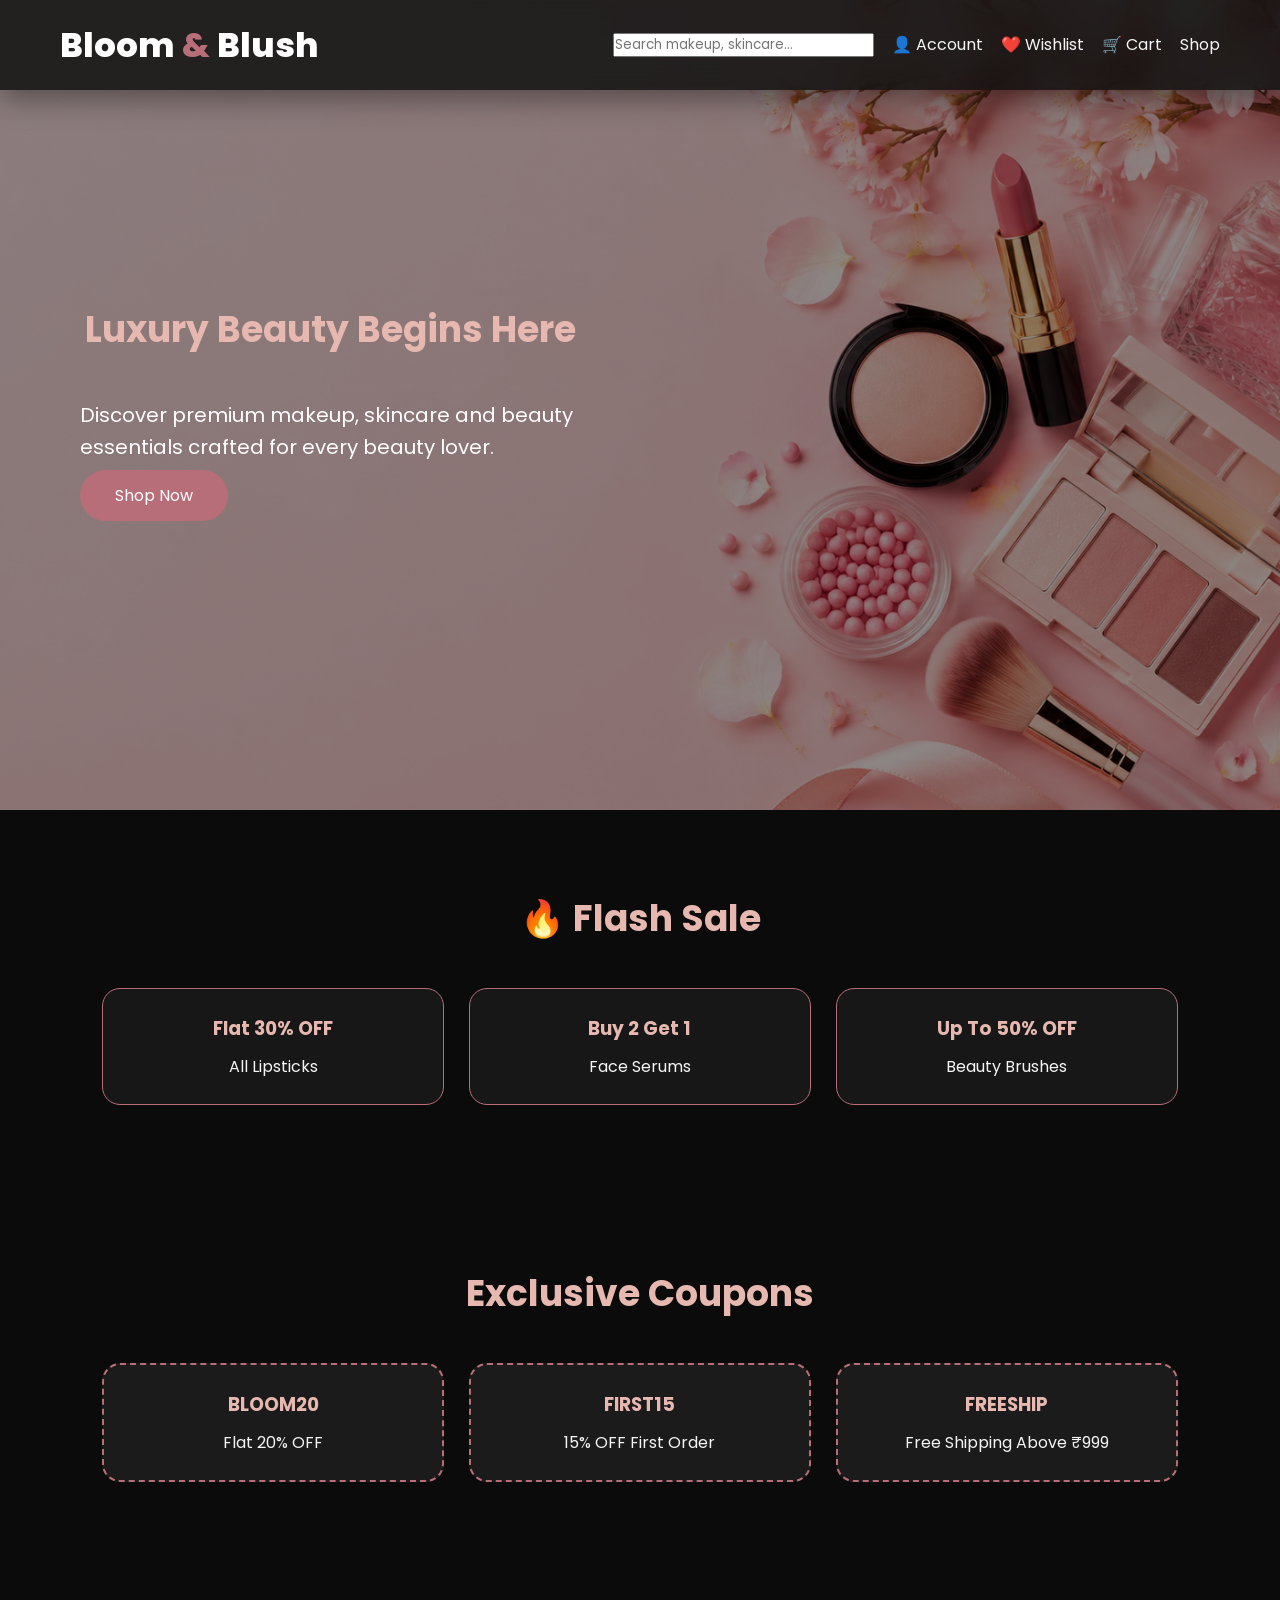
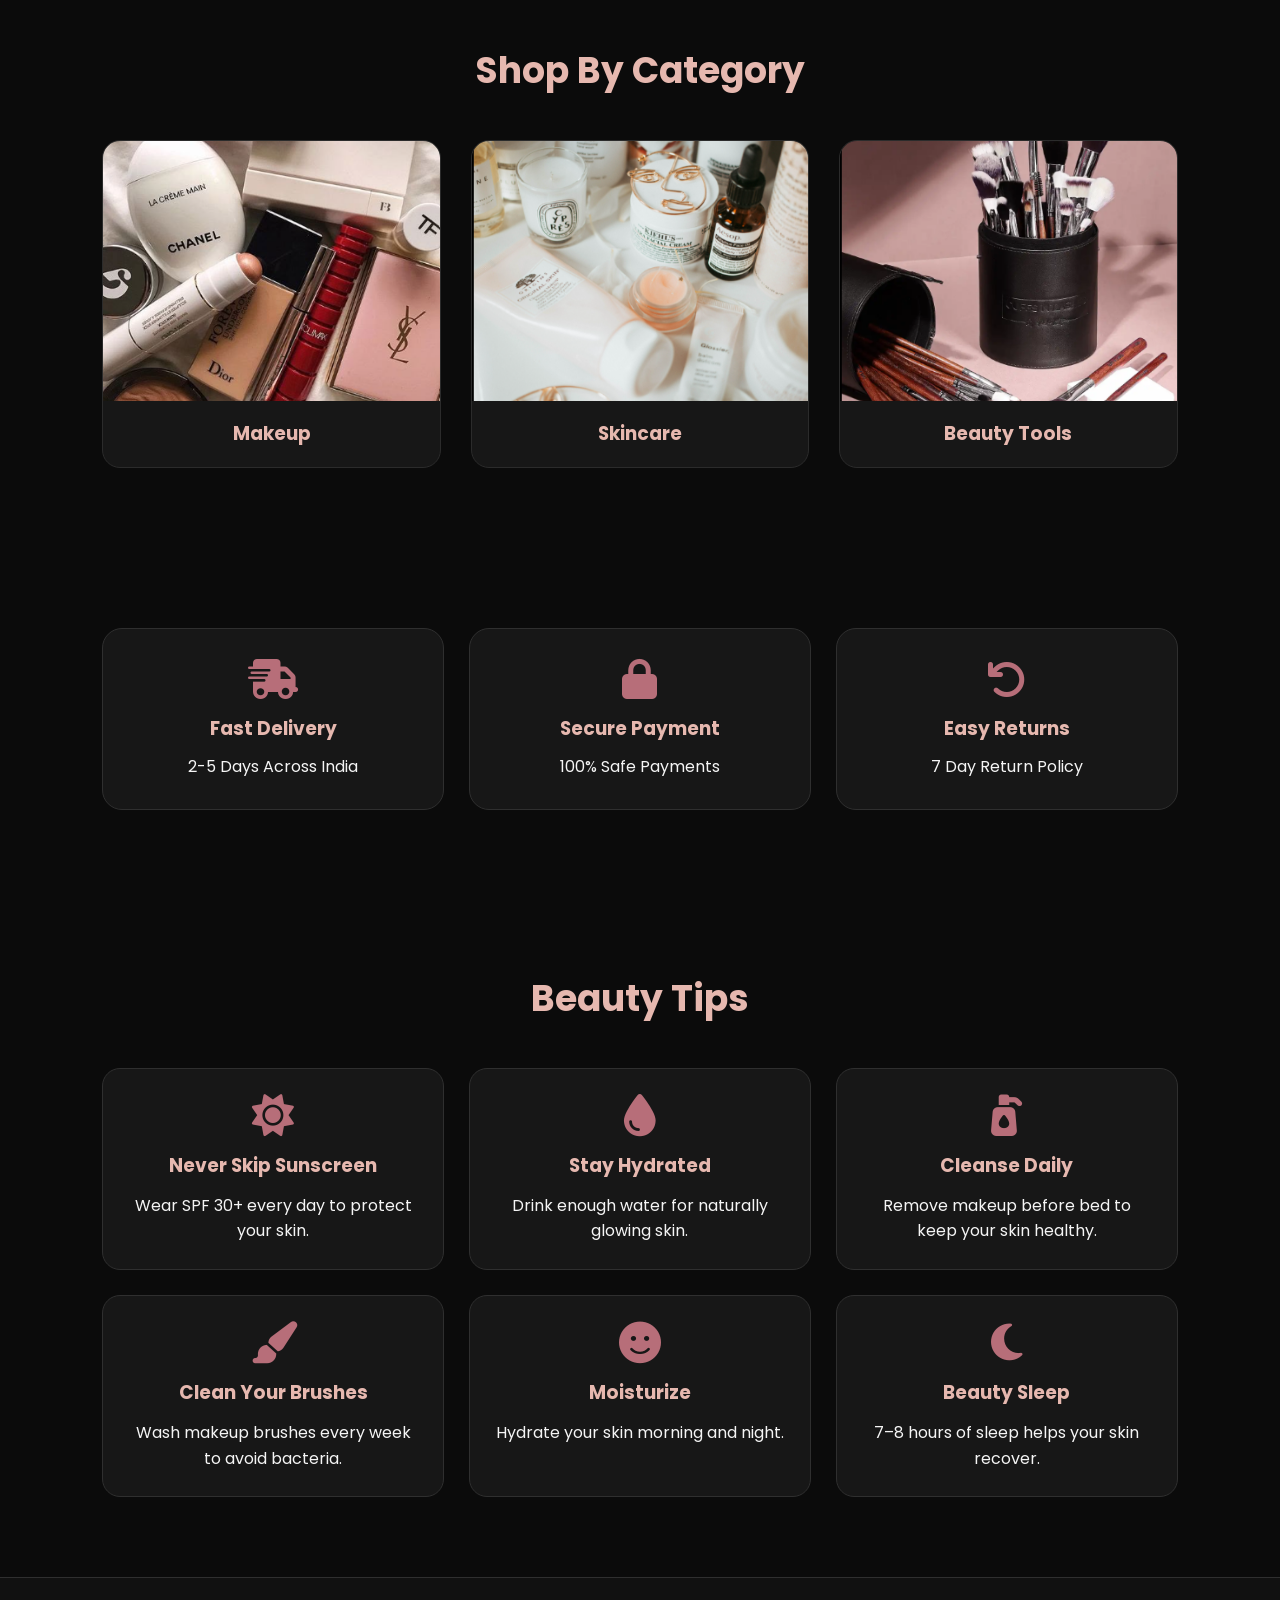
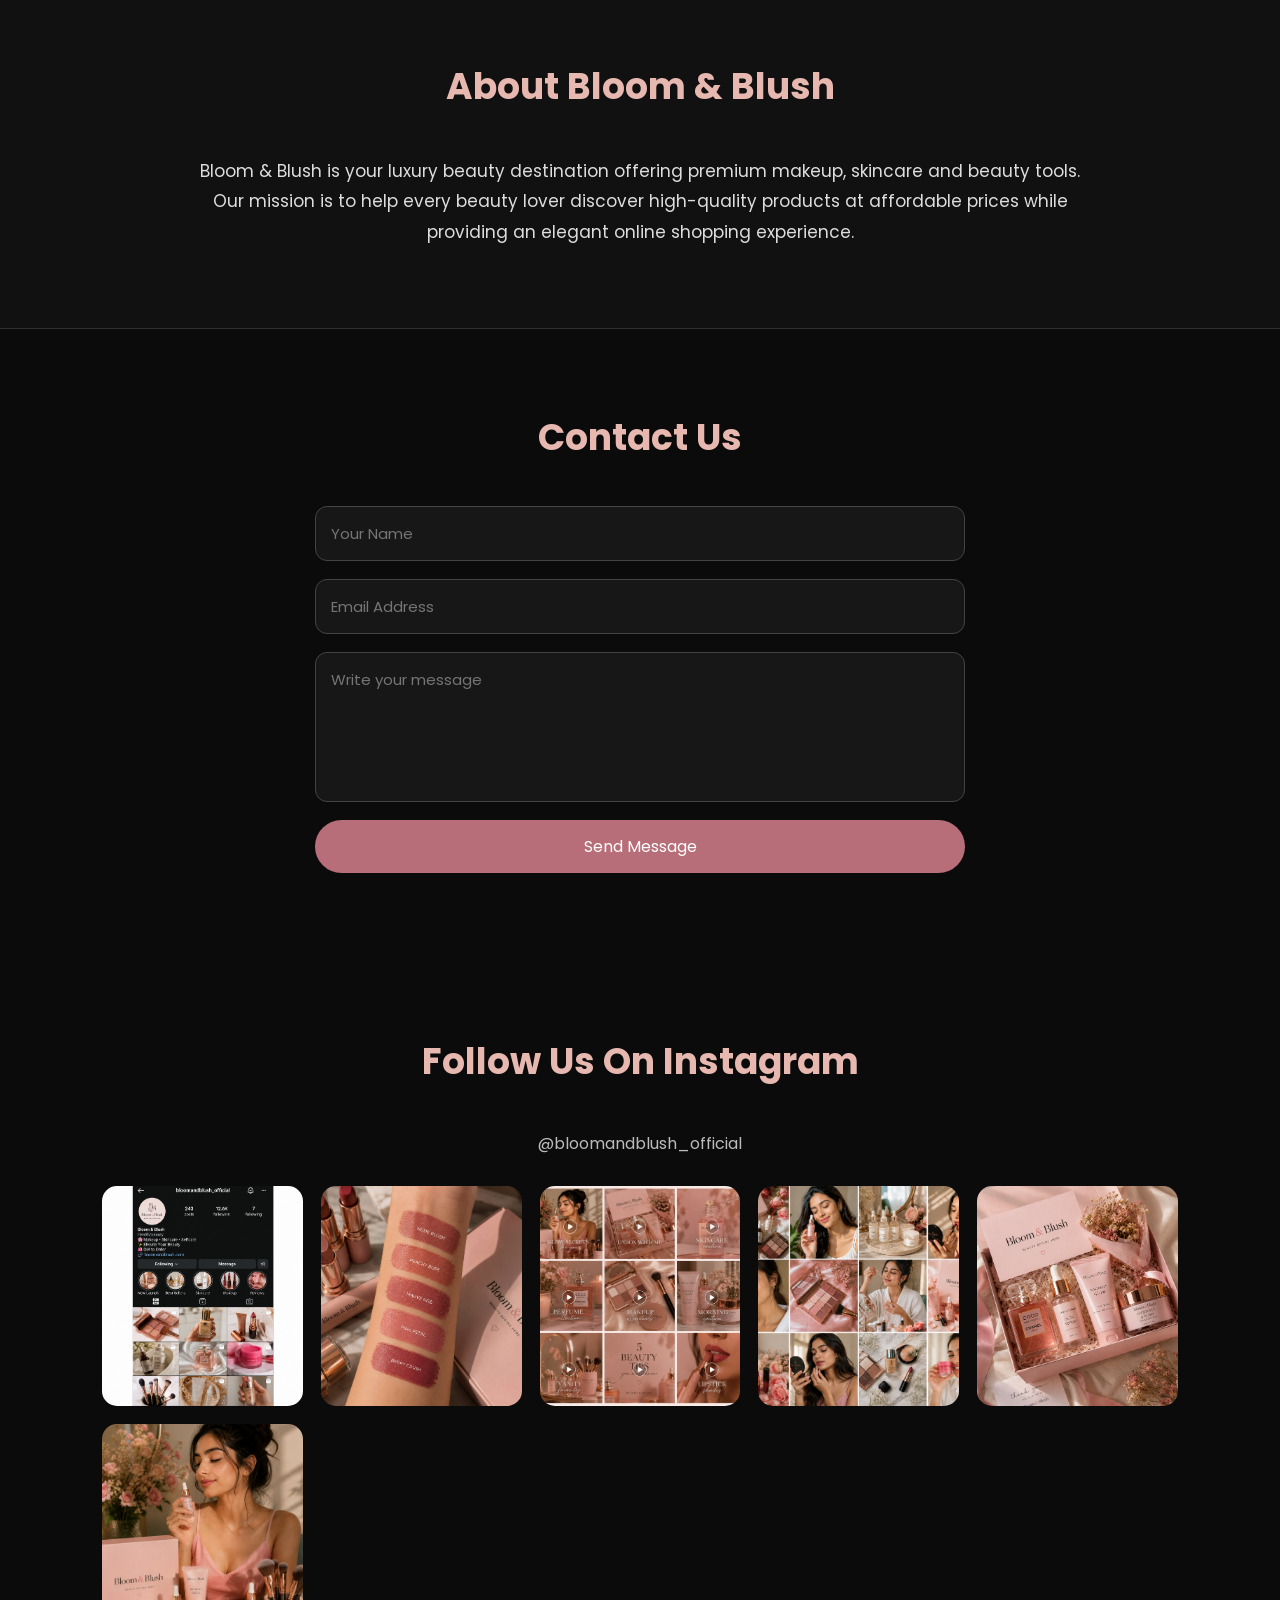
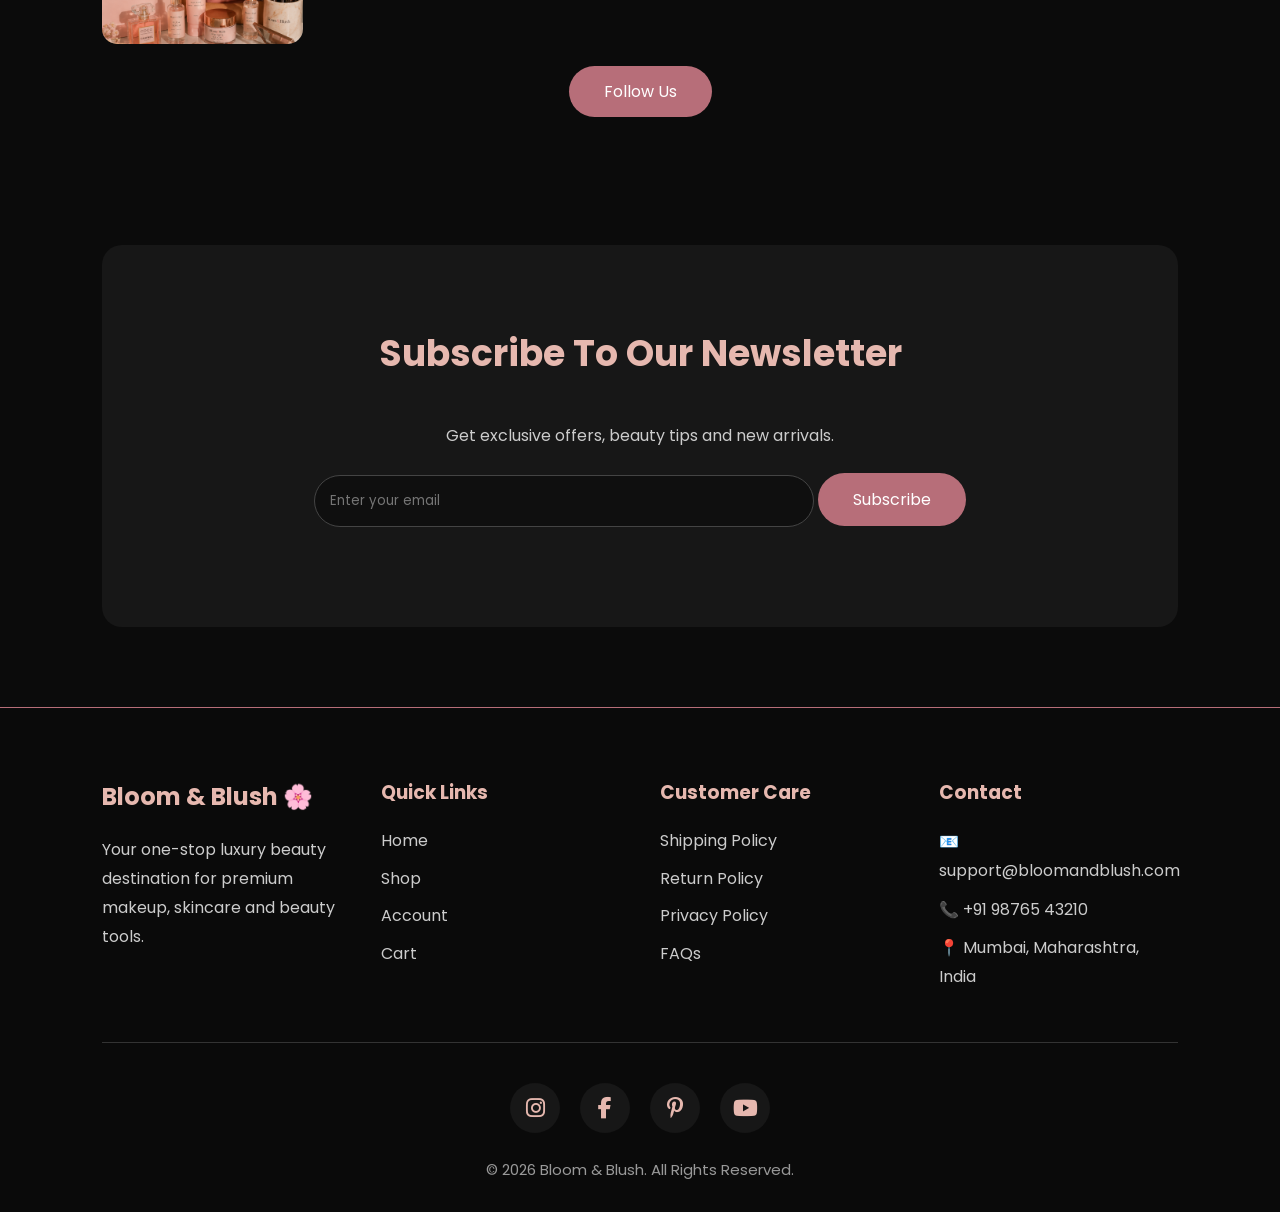
<file: index.html>
<!DOCTYPE html>
<html lang="en">
<head>
<meta charset="UTF-8">
<meta name="viewport" content="width=device-width, initial-scale=1.0">
<title>Bloom & Blush</title>

<link rel="stylesheet" href="style.css">

<link href="https://fonts.googleapis.com/css2?family=Poppins:wght@300;400;500;600;700&display=swap" rel="stylesheet">

<link rel="stylesheet"
href="https://cdnjs.cloudflare.com/ajax/libs/font-awesome/6.6.0/css/all.min.css">
</head>

<body>
    <header class="header">

    <div class="logo">
        Bloom <span>&</span> Blush
    </div>

    <div class="header-right">

        <input
            type="text"
            class="search-box"
            placeholder="Search makeup, skincare...">

        <a href="auth.html" class="nav-link" id="account-link">
            👤 Account
        </a>

        <a href="wishlist.html" class="nav-link" >
            ❤️ Wishlist
        </a>

        <a href="cart.html" class="nav-link">
            🛒 Cart
        </a>

        <a href="shop.html" class="shop-btn">
            Shop
        </a>

    </div>

</header>

<section class="hero">

<div class="hero-content">

<h2>Luxury Beauty Begins Here</h2>

<p>

Discover premium makeup,
skincare and beauty essentials
crafted for every beauty lover.

</p>

<a href="shop.html" class="btn">

Shop Now

</a>

</div>

</section>

<section class="flash-sale">

<h2>🔥 Flash Sale</h2>

<div class="flash-grid">

<div class="flash-card">

<h3>Flat 30% OFF</h3>

<p>All Lipsticks</p>

</div>

<div class="flash-card">

<h3>Buy 2 Get 1</h3>

<p>Face Serums</p>

</div>

<div class="flash-card">

<h3>Up To 50% OFF</h3>

<p>Beauty Brushes</p>

</div>

</div>

</section>

<section class="coupon">

<h2>Exclusive Coupons</h2>

<div class="coupon-grid">

<div class="coupon-card">

<h3>BLOOM20</h3>

<p>Flat 20% OFF</p>

</div>

<div class="coupon-card">

<h3>FIRST15</h3>

<p>15% OFF First Order</p>

</div>

<div class="coupon-card">

<h3>FREESHIP</h3>

<p>Free Shipping Above ₹999</p>

</div>

</div>

</section>

<section class="categories">

<h2>Shop By Category</h2>

<div class="category-grid">

<div class="category-card">

<img src="images/makeup.jpg">

<h3>Makeup</h3>

</div>

<div class="category-card">

<img src="images/skincare.jpg">

<h3>Skincare</h3>

</div>

<div class="category-card">

<img src="images/tools.jpg">

<h3>Beauty Tools</h3>

</div>

</div>

</section>

<section class="features">

<div class="feature">

<i class="fa-solid fa-truck-fast"></i>

<h3>Fast Delivery</h3>

<p>2-5 Days Across India</p>

</div>

<div class="feature">

<i class="fa-solid fa-lock"></i>

<h3>Secure Payment</h3>

<p>100% Safe Payments</p>

</div>

<div class="feature">

<i class="fa-solid fa-arrow-rotate-left"></i>

<h3>Easy Returns</h3>

<p>7 Day Return Policy</p>

</div>

</section>
<!-- ================= BEAUTY TIPS ================= -->

<section class="beauty-tips">

    <h2>Beauty Tips</h2>

    <div class="tips-container">

        <div class="tip-card">
            <i class="fa-solid fa-sun"></i>
            <h3>Never Skip Sunscreen</h3>
            <p>Wear SPF 30+ every day to protect your skin.</p>
        </div>

        <div class="tip-card">
            <i class="fa-solid fa-droplet"></i>
            <h3>Stay Hydrated</h3>
            <p>Drink enough water for naturally glowing skin.</p>
        </div>

        <div class="tip-card">
            <i class="fa-solid fa-pump-soap"></i>
            <h3>Cleanse Daily</h3>
            <p>Remove makeup before bed to keep your skin healthy.</p>
        </div>

        <div class="tip-card">
            <i class="fa-solid fa-paintbrush"></i>
            <h3>Clean Your Brushes</h3>
            <p>Wash makeup brushes every week to avoid bacteria.</p>
        </div>

        <div class="tip-card">
            <i class="fa-solid fa-face-smile"></i>
            <h3>Moisturize</h3>
            <p>Hydrate your skin morning and night.</p>
        </div>

        <div class="tip-card">
            <i class="fa-solid fa-moon"></i>
            <h3>Beauty Sleep</h3>
            <p>7–8 hours of sleep helps your skin recover.</p>
        </div>

    </div>

</section>

<!-- ================= ABOUT US ================= -->

<section class="about">

<h2>About Bloom & Blush</h2>

<p>

Bloom & Blush is your luxury beauty destination offering
premium makeup, skincare and beauty tools.

Our mission is to help every beauty lover discover
high-quality products at affordable prices while providing
an elegant online shopping experience.

</p>

</section>

<!-- ================= CONTACT ================= -->

<section class="contact">

<h2>Contact Us</h2>

<div class="contact-box">

<input type="text" placeholder="Your Name">

<input type="email" placeholder="Email Address">

<textarea placeholder="Write your message"></textarea>

<button class="btn">

Send Message

</button>

</div>

</section>

<!-- ================= INSTAGRAM ================= -->

<section class="instagram">

<h2>Follow Us On Instagram</h2>

<p>@bloomandblush_official</p>

<div class="insta-gallery">

<img src="images/insta1.jpg" alt="Instagram">

<img src="images/insta2.jpg" alt="Instagram">

<img src="images/insta3.jpg" alt="Instagram">

<img src="images/insta4.jpg" alt="Instagram">

<img src="images/insta5.jpg" alt="Instagram">

<img src="images/insta6.jpg" alt="Instagram">

</div>

<a href="#" class="btn">

Follow Us

</a>

</section>

<!-- ================= NEWSLETTER ================= -->

<section class="newsletter">

<h2>Subscribe To Our Newsletter</h2>

<p>

Get exclusive offers,
beauty tips and new arrivals.

</p>

<input type="email" placeholder="Enter your email">

<button class="btn">

Subscribe

</button>

</section>
<!-- ================= FOOTER ================= -->

<footer class="footer">

    <div class="footer-container">

        <!-- Brand -->
        <div class="footer-box">

            <h2>Bloom & Blush 🌸</h2>

            <p>
                Your one-stop luxury beauty destination for premium
                makeup, skincare and beauty tools.
            </p>

        </div>

        <!-- Quick Links -->
        <div class="footer-box">

            <h3>Quick Links</h3>

            <ul>

                <li><a href="index.html">Home</a></li>

                <li><a href="shop.html">Shop</a></li>

                <li><a href="auth.html">Account</a></li>

                <li><a href="cart.html">Cart</a></li>

            </ul>

        </div>

        <!-- Customer Care -->
        <div class="footer-box">

            <h3>Customer Care</h3>

            <ul>

                <li><a href="#">Shipping Policy</a></li>

                <li><a href="#">Return Policy</a></li>

                <li><a href="#">Privacy Policy</a></li>

                <li><a href="#">FAQs</a></li>

            </ul>

        </div>

        <!-- Contact -->
        <div class="footer-box">

            <h3>Contact</h3>

            <p>📧 support@bloomandblush.com</p>

            <p>📞 +91 98765 43210</p>

            <p>📍 Mumbai, Maharashtra, India</p>

        </div>

</div>

<hr>

<div class="social-icons">

<a href="#"><i class="fab fa-instagram"></i></a>

<a href="#"><i class="fab fa-facebook-f"></i></a>

<a href="#"><i class="fab fa-pinterest-p"></i></a>

<a href="#"><i class="fab fa-youtube"></i></a>

</div>

<p class="copyright">

© 2026 Bloom & Blush. All Rights Reserved.

</p>

</footer>

<script src="script.js"></script>

</body>

</html>
</file>
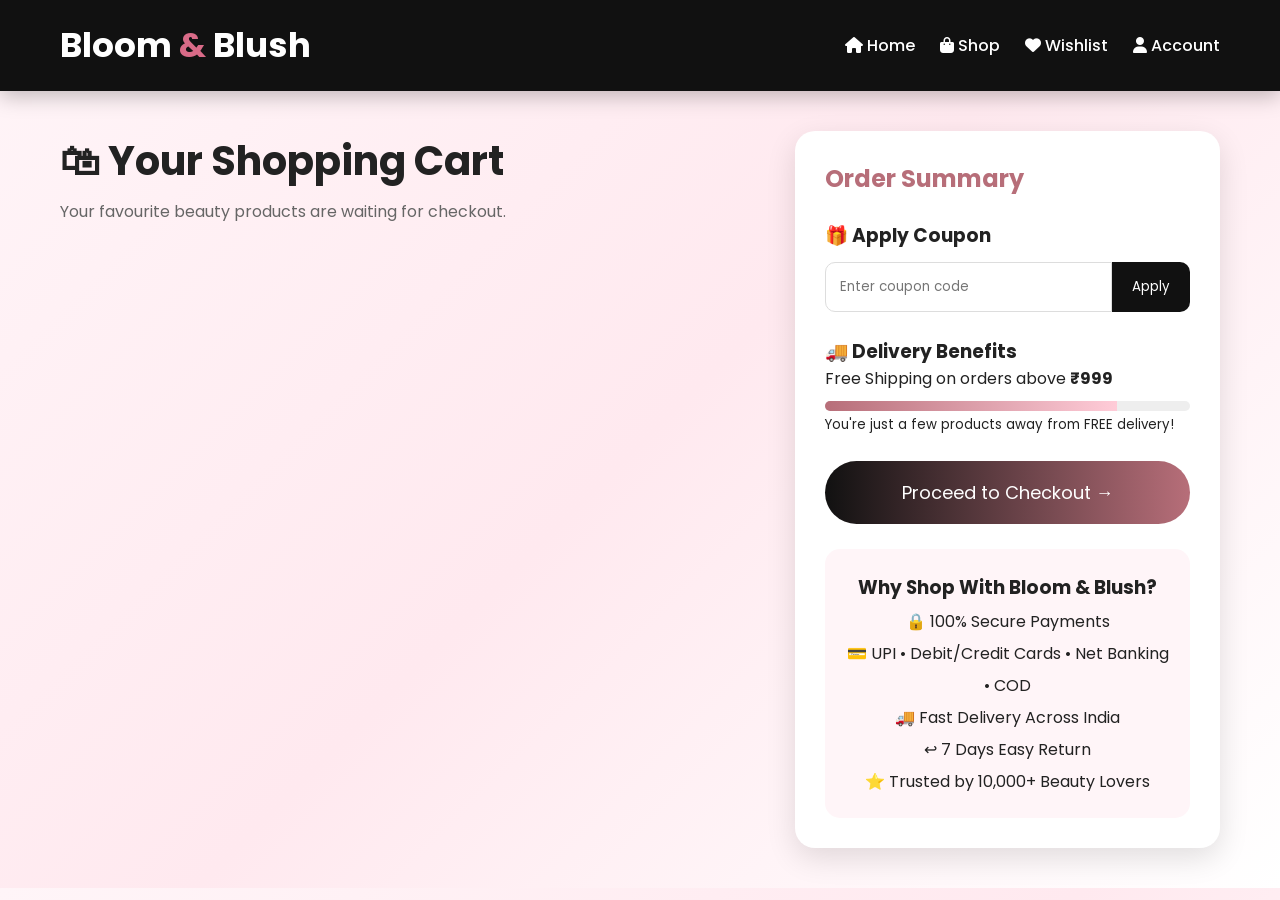
<file: cart.html>
<!DOCTYPE html>
<html lang="en">

<head>
<meta charset="UTF-8">
<meta name="viewport" content="width=device-width, initial-scale=1.0">

<title>Shopping Cart | Bloom & Blush</title>

<link rel="stylesheet" href="cart.css">

<link href="https://fonts.googleapis.com/css2?family=Poppins:wght@300;400;500;600;700&display=swap" rel="stylesheet">

<link rel="stylesheet"
href="https://cdnjs.cloudflare.com/ajax/libs/font-awesome/6.5.1/css/all.min.css">

</head>

<body>

<header class="cart-header">

<div class="logo">
Bloom <span>&</span> Blush
</div>

<nav>

<a href="index.html"><i class="fa-solid fa-house"></i> Home</a>

<a href="shop.html"><i class="fa-solid fa-bag-shopping"></i> Shop</a>

<a href="wishlist.html"><i class="fa-solid fa-heart"></i> Wishlist</a>

<a href="auth.html"><i class="fa-solid fa-user"></i> Account</a>

</nav>

</header>

<section class="cart-page">

<div class="cart-left">

<h1>🛍 Your Shopping Cart</h1>

<p class="cart-subtitle">
Your favourite beauty products are waiting for checkout.
</p>

<div id="cartItems">

<!-- Products load here from cart.js -->

</div>

</div>

<div class="cart-right">

<div class="summary-box">

<h2>Order Summary</h2>

<div class="coupon-box">
                <h3>🎁 Apply Coupon</h3>

                <div class="coupon-input">
                    <input
                        type="text"
                        id="coupon"
                        placeholder="Enter coupon code">

                    <button onclick="applyCoupon()">
                        Apply
                    </button>
                </div>
            </div>

            <div class="delivery-box">

                <h3>🚚 Delivery Benefits</h3>

                <p>Free Shipping on orders above <b>₹999</b></p>

                <div class="progress">
                    <div class="progress-bar"></div>
                </div>

                <small>You're just a few products away from FREE delivery!</small>

            </div>

            <button class="checkout-btn"
                onclick="window.location.href='checkout.html'">
                Proceed to Checkout →
            </button>

            <div class="secure-payment">

                <h3>Why Shop With Bloom & Blush?</h3>

                <p>🔒 100% Secure Payments</p>

                <p>💳 UPI • Debit/Credit Cards • Net Banking • COD</p>

                <p>🚚 Fast Delivery Across India</p>

                <p>↩ 7 Days Easy Return</p>

                <p>⭐ Trusted by 10,000+ Beauty Lovers</p>

            </div>

        </div>

    </div>

</section>
</file>
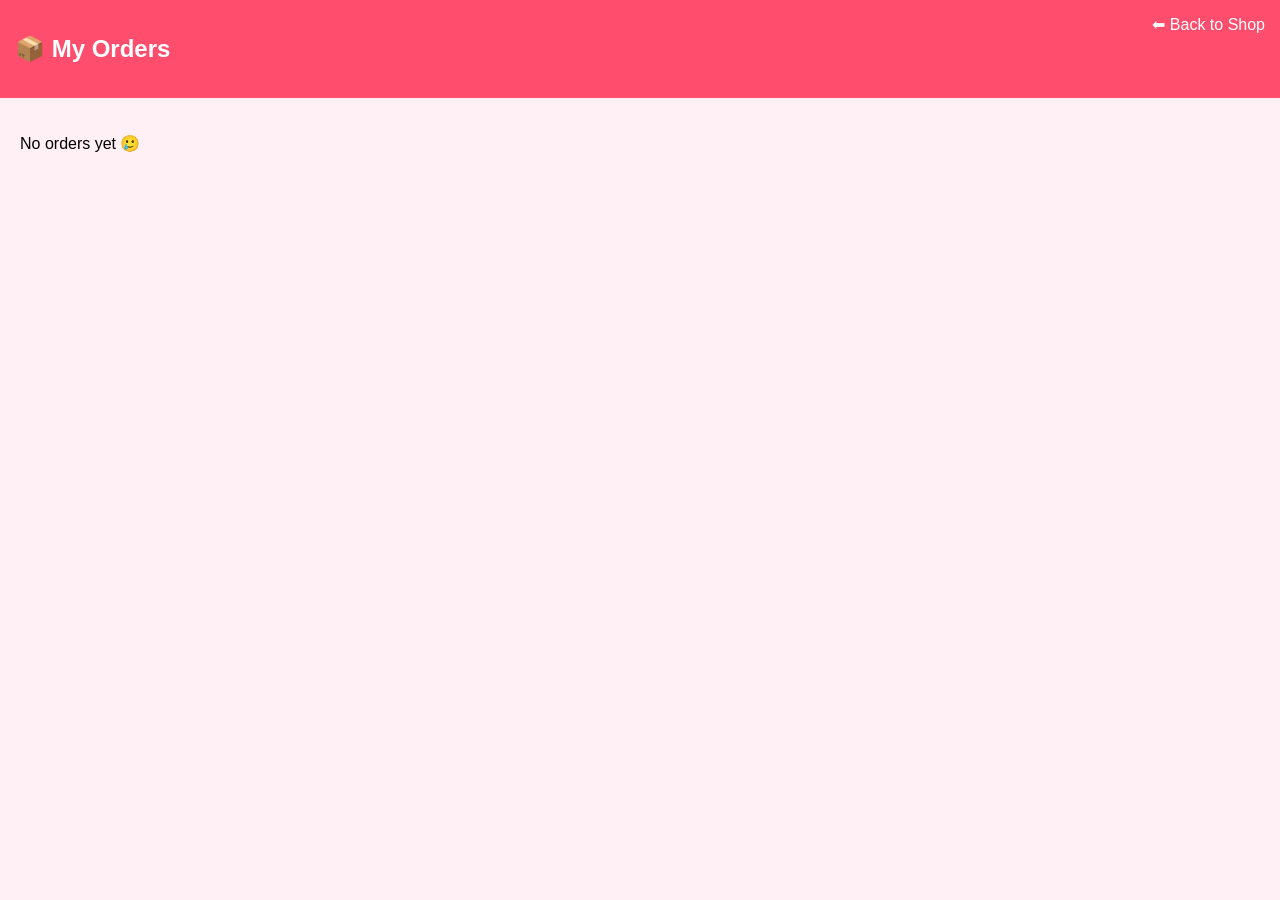
<file: orders.html>
<!DOCTYPE html>
<html lang="en">
<head>
<meta charset="UTF-8">
<meta name="viewport" content="width=device-width, initial-scale=1.0">
<title>My Orders - Eclaire Essence</title>

<link rel="stylesheet" href="orders.css">
</head>

<body>

<header class="header">
  <h2>📦 My Orders</h2>
  <a href="shop.html">⬅ Back to Shop</a>
</header>

<section id="ordersContainer"></section>

<script src="orders.js"></script>

</body>
</html>
</file>
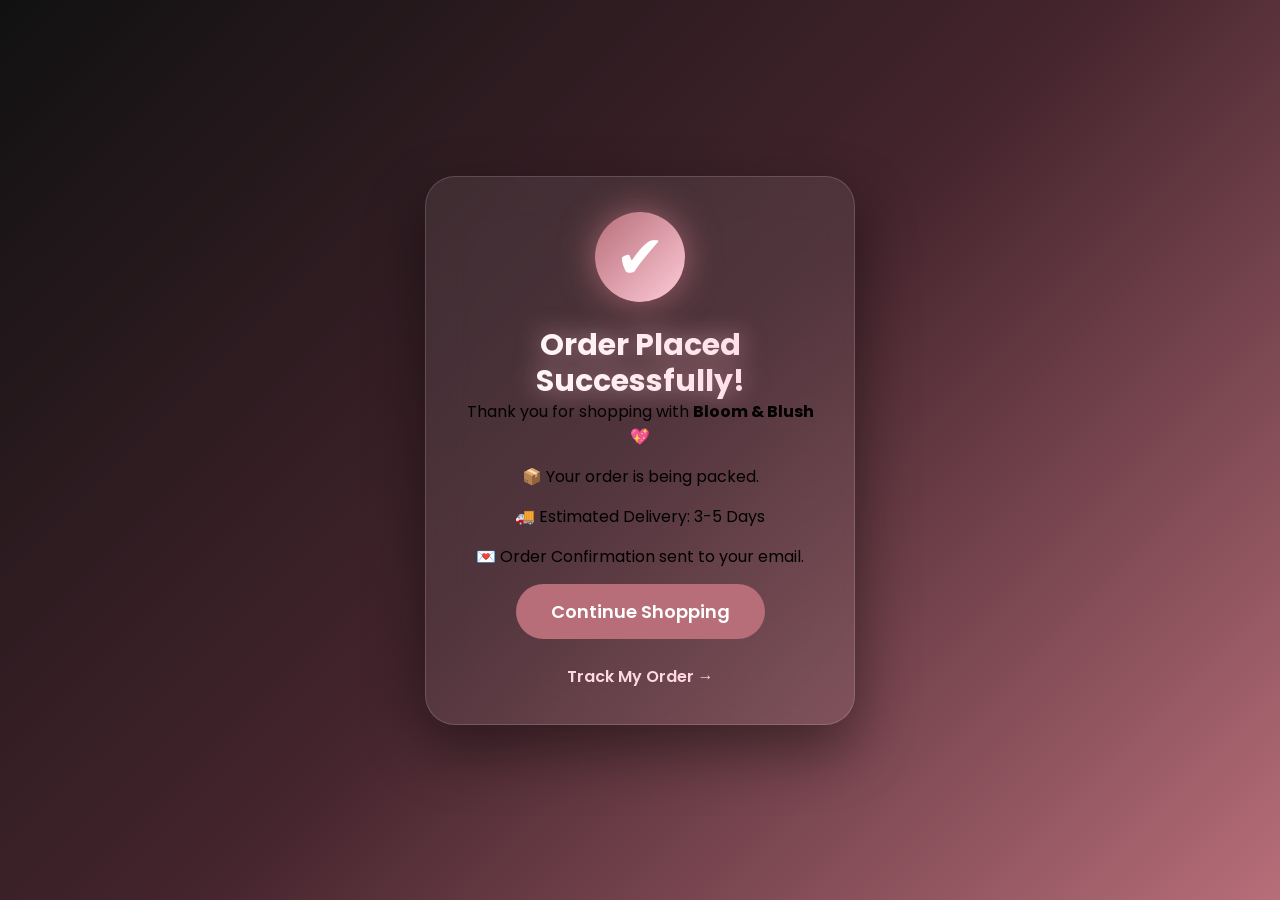
<file: success.html>
<!DOCTYPE html>
<html lang="en">
<head>

<meta charset="UTF-8">
<meta name="viewport" content="width=device-width, initial-scale=1.0">

<title>Order Successful</title>

<link rel="stylesheet" href="success.css">

<link href="https://fonts.googleapis.com/css2?family=Poppins:wght@300;400;500;600;700&display=swap" rel="stylesheet">

</head>

<body>
  <div class="petals">
    <span>🌸</span>
    <span>🌸</span>
    <span>🌸</span>
    <span>🌸</span>
    <span>🌸</span>
    <span>🌸</span>
    <span>🌸</span>
    <span>🌸</span>
    <span>🌸</span>
    <span>🌸</span>
</div>

<div class="success-box">

<div class="circle">
✔
</div>

<h1>Order Placed Successfully!</h1>

<p>
Thank you for shopping with
<strong>Bloom & Blush</strong> 💖
</p>

<div class="details">

<p>📦 Your order is being packed.</p>

<p>🚚 Estimated Delivery: 3-5 Days</p>

<p>💌 Order Confirmation sent to your email.</p>

</div>

<a href="shop.html" class="btn">
Continue Shopping
</a>

<a href="orders.html" class="track">
Track My Order →
</a>

</div>

</body>
</html>
</file>
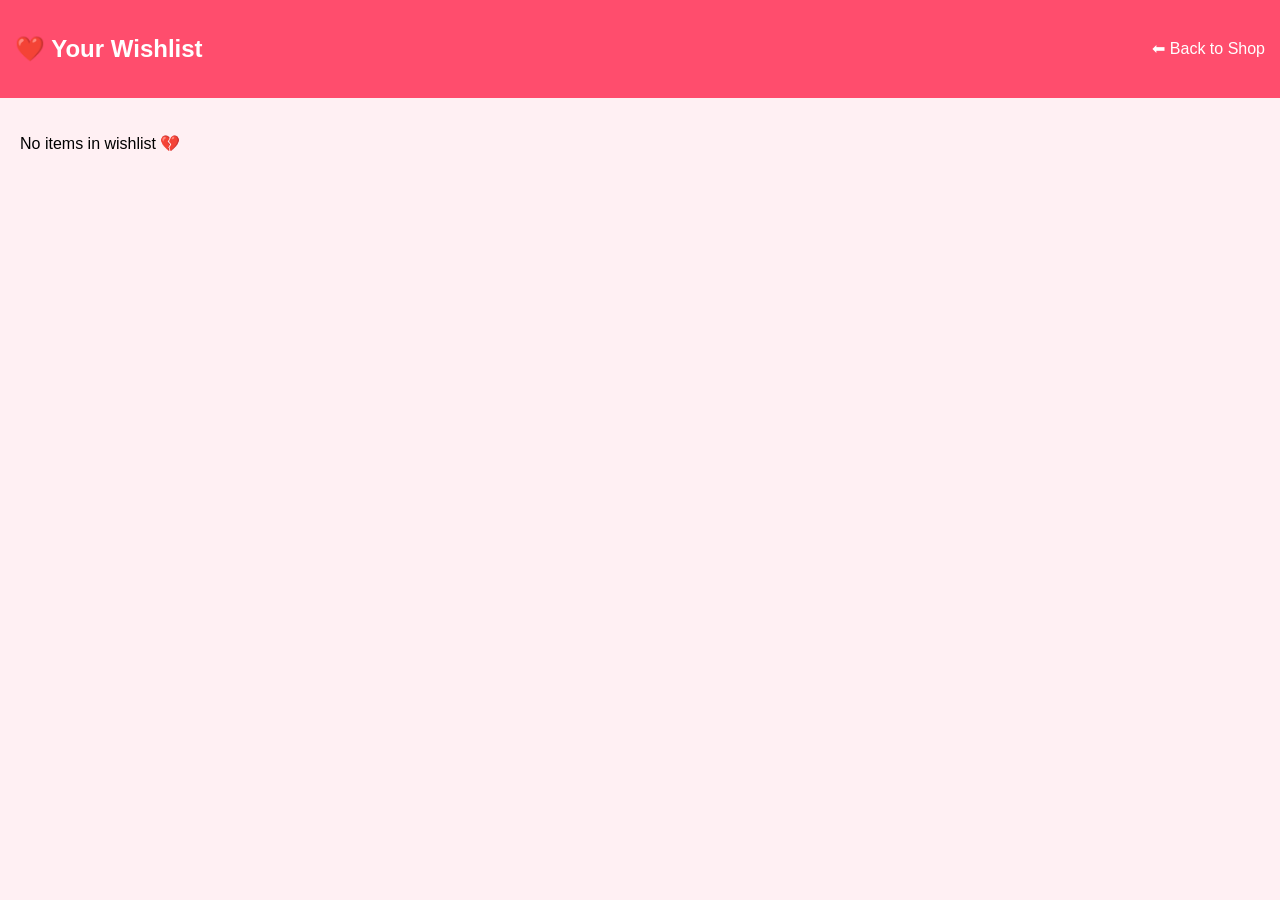
<file: wishlist.html>
<!DOCTYPE html>
<html lang="en">
<head>
<meta charset="UTF-8">
<meta name="viewport" content="width=device-width, initial-scale=1.0">
<title>Wishlist - Eclaire Essence</title>

<link rel="stylesheet" href="wishlist.css">
</head>

<body>

<header class="header">
  <h2>❤️ Your Wishlist</h2>
  <a href="shop.html">⬅ Back to Shop</a>
</header>

<section id="wishlistContainer"></section>

<script src="wishlist.js"></script>

</body>
</html>
</file>
<file: style.css>
/* Google Font */
@import url('https://fonts.googleapis.com/css2?family=Poppins:wght@300;400;500;600;700;800&display=swap');

:root{
    --black:#111111;
    --dark:#1b1b1b;
    --rose:#B76E79;
    --pink:#F8E8EC;
    --gold:#D4AF37;
    --white:#ffffff;
}

*{
    margin:0;
    padding:0;
    box-sizing:border-box;
    font-family:'Poppins',sans-serif;
}

body{
    background:#111;
    color:white;
}


/* =========================
   GOOGLE FONT & RESET
========================= */

*{
    margin:0;
    padding:0;
    box-sizing:border-box;
    font-family:'Poppins',sans-serif;
    scroll-behavior:smooth;
}

body{
    background:#0b0b0b;
    color:#f5f5f5;
    line-height:1.6;
}

a{
    text-decoration:none;
    color:inherit;
}

img{
    width:100%;
    display:block;
}

/* =========================
   NAVBAR
========================= */

.header{

    position:fixed;
    top:0;
    left:0;
    width:100%;

    display:flex;
    justify-content:space-between;
    align-items:center;

    padding:18px 60px;

    background:rgba(17,17,17,.85);

    backdrop-filter:blur(15px);

    z-index:1000;

    box-shadow:0 8px 30px rgba(0,0,0,.4);

}

.logo{

    font-size:34px;

    font-weight:800;

    color:white;

}

.logo span{

    color:#B76E79;

}

.header-right{

    display:flex;

    align-items:center;

    gap:18px;

}
nav a{
color:white;
margin:0 18px;
font-weight:600;
transition:.3s;
text-decoration:none;
}

nav a:hover{
color:#B76E79;
}

.icons i{
color:white;
font-size:20px;
margin-left:20px;
transition:.3s;
}

.icons i:hover{
color:#D4AF37;
transform:scale(1.2);
}

/* =========================
   HERO
========================= */

.hero{

height:90vh;

background:

linear-gradient(rgba(0,0,0,.45),rgba(0,0,0,.45)),

url(images/banner.jpg);

background-size:cover;
background-position:center;

display:flex;

align-items:center;

padding-left:80px;

color:white;

}

.hero h1{

font-size:70px;

line-height:80px;

}

.hero p{

font-size:20px;

margin:20px 0;

max-width:500px;

}

.hero button{

background:#B76E79;

color:white;

padding:18px 40px;

border:none;

border-radius:40px;

font-size:18px;

cursor:pointer;

transition:.4s;

}

.hero button:hover{

background:#D4AF37;

transform:translateY(-5px);

}

/* =========================
   BUTTON
========================= */

.btn,
button{

    background:#b76e79;

    color:white;

    border:none;

    padding:14px 35px;

    border-radius:40px;

    cursor:pointer;

    transition:.4s;

    font-size:16px;

}

.btn:hover,
button:hover{

    background:#d69fa7;

    transform:translateY(-3px);

}

/* =========================
   SECTIONS
========================= */

section{

    padding:80px 8%;

}

section h2{

    text-align:center;

    font-size:36px;

    color:#e6b8af;

    margin-bottom:40px;

}

/* =========================
   FLASH SALE
========================= */

.flash-grid{

    display:grid;

    grid-template-columns:repeat(auto-fit,minmax(250px,1fr));

    gap:25px;

}

.flash-card{

    background:#171717;

    padding:25px;

    border-radius:18px;

    text-align:center;

    border:1px solid #b76e79;

    transition:.3s;

}

.flash-card:hover{

    transform:translateY(-8px);

}

.flash-card h3{

    color:#e6b8af;

    margin-bottom:10px;

}

/* =========================
   COUPONS
========================= */

.coupon-grid{

    display:grid;

    grid-template-columns:repeat(auto-fit,minmax(250px,1fr));

    gap:25px;

}

.coupon-card{

    background:#1b1b1b;

    padding:25px;

    border-radius:18px;

    text-align:center;

    border:2px dashed #b76e79;

}

.coupon-card h3{

    color:#e6b8af;

    margin-bottom:10px;

}

/* =========================
   CATEGORIES
========================= */

.category-grid{

    display:grid;

    grid-template-columns:repeat(auto-fit,minmax(280px,1fr));

    gap:30px;

}

.category-card{

    background:#171717;

    border-radius:18px;

    overflow:hidden;

    transition:.4s;

    border:1px solid #2b2b2b;

}

.category-card:hover{

    transform:translateY(-8px);

}

.category-card img{

    height:260px;

    object-fit:cover;

}

.category-card h3{

    text-align:center;

    padding:18px;

    color:#e6b8af;

}
/* =========================
   FEATURES
========================= */

.features{

    display:grid;

    grid-template-columns:repeat(auto-fit,minmax(250px,1fr));

    gap:25px;

}

.feature{

    background:#171717;

    border:1px solid #2f2f2f;

    border-radius:20px;

    padding:30px;

    text-align:center;

    transition:.3s;

}

.feature:hover{

    transform:translateY(-8px);

    border-color:#b76e79;

}

.feature i{

    font-size:40px;

    color:#b76e79;

    margin-bottom:15px;

}

.feature h3{

    color:#e6b8af;

    margin-bottom:10px;

}

/* =========================
   BEAUTY TIPS
========================= */

.tips-container{

    display:grid;

    grid-template-columns:repeat(auto-fit,minmax(260px,1fr));

    gap:25px;

}

.tip-card{

    background:#171717;

    border:1px solid #2f2f2f;

    border-radius:18px;

    padding:25px;

    text-align:center;

    transition:.3s;

}

.tip-card:hover{

    transform:translateY(-8px);

    border-color:#b76e79;

}

.tip-card i{
    font-size:42px;

    color:#b76e79;

    margin-bottom:15px;

}

.tip-card h3{

    color:#e6b8af;

    margin-bottom:12px;

}

/* =========================
   ABOUT
========================= */

.about{

    background:#111111;

    border-top:1px solid #2f2f2f;

    border-bottom:1px solid #2f2f2f;

}

.about p{

    max-width:900px;

    margin:auto;

    text-align:center;

    color:#dddddd;

    font-size:17px;

    line-height:1.8;

}

/* =========================
   CONTACT
========================= */

.contact-box{

    max-width:650px;

    margin:auto;

    display:flex;

    flex-direction:column;

    gap:18px;

}

.contact-box input,
.contact-box textarea{

    background:#171717;

    border:1px solid #444;

    color:white;

    padding:15px;

    border-radius:12px;

    font-size:15px;

}

.contact-box textarea{

    min-height:150px;

    resize:none;

}

.contact-box input:focus,
.contact-box textarea:focus{

    outline:none;

    border-color:#b76e79;

}

/* =========================
   INSTAGRAM
========================= */

.instagram{

    text-align:center;

}

.instagram p{

    color:#bbbbbb;

    margin-bottom:30px;

}

.insta-gallery{

    display:grid;

    grid-template-columns:repeat(auto-fit,minmax(180px,1fr));

    gap:18px;

    margin-bottom:35px;

}

.insta-gallery img{

    height:220px;

    object-fit:cover;

    border-radius:15px;

    transition:.3s;

}

.insta-gallery img:hover{

    transform:scale(1.05);

}

/* =========================
   NEWSLETTER
========================= */

.newsletter{

    background:#171717;

    text-align:center;

    border-radius:20px;

    margin:60px 8%;

}

.newsletter p{

    color:#cccccc;

    margin-bottom:25px;

}

.newsletter input{

    width:100%;

    max-width:500px;

    padding:15px;

    border:none;

    border-radius:50px;

    margin-bottom:20px;

    background:#0f0f0f;

    color:white;

    border:1px solid #444;

}

.newsletter input:focus{

    outline:none;

    border-color:#b76e79;

}
/* =========================
   FOOTER
========================= */

.footer{

    background:#0a0a0a;

    padding:70px 8% 30px;

    margin-top:80px;

    border-top:1px solid #b76e79;

}

.footer-container{

    display:grid;

    grid-template-columns:repeat(auto-fit,minmax(220px,1fr));

    gap:40px;

}

.footer-box h2,
.footer-box h3{

    color:#e6b8af;

    margin-bottom:20px;

}

.footer-box p{

    color:#cccccc;

    margin-bottom:10px;

    line-height:1.8;

}

.footer-box ul{

    list-style:none;

}

.footer-box ul li{

    margin-bottom:12px;

}

.footer-box ul li a{

    color:#cccccc;

    transition:.3s;

}

.footer-box ul li a:hover{

    color:#e6b8af;

    padding-left:6px;

}

hr{

    margin:40px 0;

    border:none;

    height:1px;

    background:#333;

}

/* =========================
   SOCIAL ICONS
========================= */

.social-icons{

    display:flex;

    justify-content:center;

    gap:20px;

    margin-bottom:25px;

}

.social-icons a{

    width:50px;

    height:50px;

    border-radius:50%;

    display:flex;

    justify-content:center;

    align-items:center;

    background:#171717;

    color:#e6b8af;

    font-size:22px;

    transition:.3s;

}

.social-icons a:hover{

    background:#b76e79;

    color:white;

    transform:translateY(-5px);

}

.copyright{

    text-align:center;

    color:#999;

    font-size:15px;

}

/* =========================
   SCROLLBAR
========================= */

::-webkit-scrollbar{

    width:10px;

}

::-webkit-scrollbar-track{

    background:#111;

}

::-webkit-scrollbar-thumb{

    background:#b76e79;

    border-radius:20px;

}

::-webkit-scrollbar-thumb:hover{

    background:#d89ca7;

}

/* =========================
   ANIMATIONS
========================= */

.hero-content,
.flash-card,
.coupon-card,
.category-card,
.feature,
.tip-card,
.about,
.contact,
.instagram,
.newsletter{

    animation:fadeUp .8s ease;

}

@keyframes fadeUp{

    from{

        opacity:0;

        transform:translateY(30px);

    }

    to{

        opacity:1;

        transform:translateY(0);

    }

}

/* =========================
   MOBILE RESPONSIVE
========================= */

@media(max-width:900px){

header{

    flex-direction:column;

    gap:20px;

}

nav{

    flex-wrap:wrap;

    justify-content:center;

}

.hero h2{

    font-size:38px;

}

section{

    padding:60px 5%;

}

.footer-container{

    text-align:center;

}

}

@media(max-width:600px){

.hero{

    min-height:70vh;

}

.hero h2{

    font-size:30px;

}

.hero p{

    font-size:15px;

}

.btn,
button{

    width:100%;

}

.newsletter input{

    width:100%;

}

.category-card img{

    height:220px;

}

.insta-gallery{

    grid-template-columns:repeat(2,1fr);

}

}
.logout-btn {
  background: black;
  color: white;
  padding: 6px 10px;
  border-radius: 5px;
  border: none;
  cursor: pointer;
}
</file>
<file: cart.css>
*{
    margin:0;
    padding:0;
    box-sizing:border-box;
    font-family:Poppins,sans-serif;
}

body{
    background:linear-gradient(135deg,#fff5f8,#ffe9ef,#fff);
    color:#222;
}

/* Header */

.cart-header{
    background:#111;
    color:#fff;
    padding:20px 60px;
    display:flex;
    justify-content:space-between;
    align-items:center;
    position:sticky;
    top:0;
    z-index:1000;
    box-shadow:0 5px 20px rgba(0,0,0,.25);
}

.logo{
    font-size:34px;
    font-weight:700;
    color:#fff;
}

.logo span{
    color:#d96b88;
}

.cart-header nav{
    display:flex;
    gap:25px;
}

.cart-header nav a{
    color:#fff;
    text-decoration:none;
    font-weight:500;
    transition:.3s;
}

.cart-header nav a:hover{
    color:#d96b88;
}

/* Main Layout */

.cart-page{
    display:grid;
    grid-template-columns:2fr 1fr;
    gap:35px;
    padding:40px 60px;
}

.cart-left h1{
    font-size:40px;
    margin-bottom:8px;
}

.cart-subtitle{
    color:#666;
    margin-bottom:25px;
}

#cartItems{
    display:flex;
    flex-direction:column;
    gap:20px;
}

/* Cart Card */

.cart-item{
    display:flex;
    gap:20px;
    align-items:center;
    background:#fff;
    border-radius:20px;
    padding:20px;
    box-shadow:0 10px 30px rgba(0,0,0,.08);
    transition:.35s;
}

.cart-item:hover{
    transform:translateY(-6px);
}

.cart-item img{
    width:130px;
    height:130px;
    object-fit:cover;
    border-radius:18px;
}

/* ===== Product Details ===== */

.product-details{
    flex:1;
}

.product-details h3{
    font-size:24px;
    margin-bottom:10px;
}

.price{
    color:#B76E79;
    font-size:22px;
    font-weight:bold;
    margin:10px 0;
}

.qty{
    display:flex;
    align-items:center;
    gap:15px;
    margin-top:15px;
}

.qty button{
    width:38px;
    height:38px;
    border:none;
    border-radius:50%;
    background:#B76E79;
    color:white;
    font-size:20px;
    cursor:pointer;
    transition:.3s;
}

.qty button:hover{
    background:#111;
}

.remove-btn{
    padding:12px 22px;
    border:none;
    background:#ff4d6d;
    color:white;
    border-radius:30px;
    cursor:pointer;
    transition:.3s;
}

.remove-btn:hover{
    background:#111;
}

/* ===== Order Summary ===== */

.summary-box{
    background:white;
    padding:30px;
    border-radius:20px;
    box-shadow:0 10px 30px rgba(0,0,0,.12);
    position:sticky;
    top: 100px;
}
.summary-box h2{
    margin-bottom:25px;
    color:#B76E79;
}

.summary-row{
    display:flex;
    justify-content:space-between;
    margin:18px 0;
    font-size:17px;
}

.total{
    font-size:24px;
    font-weight:bold;
}

/* ===== Coupon ===== */

.coupon-box{
    margin-top:25px;
}

.coupon-input{
    display:flex;
    margin-top:12px;
}

.coupon-input input{
    flex:1;
    padding:14px;
    border:1px solid #ddd;
    border-radius:10px 0 0 10px;
    outline:none;
}

.coupon-input button{
    padding:14px 20px;
    border:none;
    background:#111;
    color:white;
    border-radius:0 10px 10px 0;
    cursor:pointer;
}

.coupon-input button:hover{
    background:#B76E79;
}

/* ===== Progress Bar ===== */

.delivery-box{
    margin:25px 0;
}

.progress{
    height:10px;
    background:#eee;
    border-radius:30px;
    overflow:hidden;
    margin-top:10px;
}

.progress-bar{
    width:80%;
    height:100%;
    background:linear-gradient(90deg,#B76E79,#ffccd8);
}

/* ===== Checkout Button ===== */

.checkout-btn{
    width:100%;
    padding:18px;
    border:none;
    background:linear-gradient(90deg,#111,#B76E79);
    color:white;
    font-size:18px;
    border-radius:40px;
    cursor:pointer;
    transition:.35s;
}

.checkout-btn:hover{
    transform:translateY(-4px);
    box-shadow:0 10px 25px rgba(183,110,121,.4);
}

/* ===== Secure Payment ===== */

.secure-payment{
    margin-top:25px;
    background:#fff5f8;
    padding:20px;
    border-radius:15px;
    text-align:center;
    line-height:2;
}

/* ===== Recommended Products ===== */

.recommend-section{
    padding:60px;
}

.recommend-section h2{
    text-align:center;
    margin-bottom:40px;
}

.recommend-grid{
    display:grid;
    grid-template-columns:repeat(auto-fit,minmax(220px,1fr));
    gap:25px;
}

.recommend-card{
    background:white;
    border-radius:20px;
    overflow:hidden;
    text-align:center;
    box-shadow:0 10px 25px rgba(0,0,0,.08);
    transition:.35s;
}

.recommend-card:hover{
    transform:translateY(-8px);
}

.recommend-card img{
    width:100%;
    height:220px;
    object-fit:cover;
}

.recommend-card h4{
    margin:15px 0 8px;
}

.recommend-card p{
    color:#B76E79;
    font-size:20px;
    font-weight:bold;
    margin-bottom:20px;
}

/* ===== Mobile ===== */

@media(max-width:900px){

.cart-page{
    grid-template-columns:1fr;
    padding:20px;
}

.cart-item{
    flex-direction:column;
    text-align:center;
}

.cart-header{
    flex-direction:column;
    gap:15px;
}

.cart-header nav{
    flex-wrap:wrap;
    justify-content:center;
}

.summary-box{
    position:static;
}

}
</file>
<file: orders.css>
body {
  font-family: Arial;
  background: #fff0f5;
  margin: 0;
}

/* HEADER */
.header {
  background: #ff4d6d;
  color: white;
  padding: 15px;
  display: flex;
  justify-content: space-between;
}

.header a {
  color: white;
  text-decoration: none;
}

/* ORDERS */
#ordersContainer {
  padding: 20px;
}

.order-card {
  background: white;
  padding: 15px;
  margin-bottom: 15px;
  border-radius: 12px;
  box-shadow: 0 3px 10px rgba(0,0,0,0.1);
}

.order-card ul {
  padding-left: 20px;
}
</file>
<file: success.css>
*{
margin:0;
padding:0;
box-sizing:border-box;
font-family:Poppins,sans-serif;
}
/* Your success card starts here */

body{

height:100vh;

display:flex;

justify-content:center;

align-items:center;

background:linear-gradient(135deg,#111,#44242d,#B76E79);

overflow:hidden;

}

.success-box{

width:430px;
max_width:90%;
padding:35px;

text-align:center;

background:rgba(255,255,255,.08);

backdrop-filter:blur(20px);

border:1px solid rgba(255,255,255,.15);

border-radius:30px;

box-shadow:0 25px 60px rgba(0,0,0,.45);

animation:pop .8s;

}

.circle{

width:90px;

height:90px;

font-size: 45px;

margin:auto;

border-radius:50%;

background:linear-gradient(135deg,#B76E79,#ffccd8);

display:flex;

justify-content:center;

align-items:center;

font-size:60px;

color:white;

box-shadow:0 0 35px rgba(183,110,121,.8);

animation:pulse 2s infinite;

}

h1{

margin-top:25px;

font-size:30px;

line-height:1.2;

font-weight:700;

background:linear-gradient(
90deg,
#ffffff,
#ffd7e3,
#ffffff
);

background-size:200% auto;

-webkit-background-clip:text;
-webkit-text-fill-color:transparent;

filter:drop-shadow(0 0 12px rgba(255,192,203,.6));

animation:shimmer 3s linear infinite;

}
}

.success-box p{

margin-top:12px;

color:#ffffff
opacity:1;
}
font-size:18px;

}

.details{

margin:25px 0;

background:rgba(255,255,255,.08);

padding:18px;

border-radius:18px;

}

.details p{

margin:15px 0;

}

.btn{

display:inline-block;

padding:14px 35px;

font-size:16px;

background:#B76E79;

color:white;

text-decoration:none;

border-radius:40px;

font-size:18px;

font-weight:600;

transition:.4s;

}

.btn:hover{

background:white;

color:#111;

transform:translateY(-5px);

}

.track{

display:block;

margin-top:25px;

color:#ffd8e4;

font-weight:600;

text-decoration:none;

}

.track:hover{

color:white;

}

@keyframes pulse{

0%{
transform:scale(1);
}

50%{
transform:scale(1.08);
}

100%{
transform:scale(1);
}

}

@keyframes pop{

from{

transform:scale(.8);

opacity:0;

}

to{

transform:scale(1);

opacity:1;

}

}
@media(max-width:768px){

body{
    padding:20px;
}

.success-box{
    width:100%;
    padding:30px 20px;
}

h1{
    font-size:26px;
}

.circle{
    width:80px;
    height:80px;
    font-size:40px;
}

}
@keyframes shimmer{

0%{
background-position:-200% center;
}

100%{
background-position:200% center;
}

}

/* Falling Rose Petals */

.petals{
    position:fixed;
    top:0;
    left:0;
    width:100%;
    height:100%;
    overflow:hidden;
    pointer-events:none;
    z-index:0;
}

.success-box{
    position:relative;
    z-index:2;
}
.petals span{
    position:absolute;
    top:-50px;
    font-size:28px;
    animation:fall linear infinite;
}

.petals span:nth-child(1){left:5%;animation-duration:8s;}
.petals span:nth-child(2){left:15%;animation-duration:10s;}
.petals span:nth-child(3){left:25%;animation-duration:9s;}
.petals span:nth-child(4){left:35%;animation-duration:11s;}
.petals span:nth-child(5){left:45%;animation-duration:7s;}
.petals span:nth-child(6){left:55%;animation-duration:10s;}
.petals span:nth-child(7){left:65%;animation-duration:8s;}
.petals span:nth-child(8){left:75%;animation-duration:12s;}
.petals span:nth-child(9){left:85%;animation-duration:9s;}
.petals span:nth-child(10){left:95%;animation-duration:11s;}

@keyframes fall{
    0%{
        transform:translateY(-80px) rotate(0deg);
        opacity:0;
    }

    10%{
        opacity:1;
    }

    100%{
        transform:translateY(120vh) rotate(360deg);
        opacity:0;
    }
}
</file>
<file: wishlist.css>
body {
  font-family: Arial;
  background: #fff0f3;
  margin: 0;
}

/* HEADER */
.header {
  background: #ff4d6d;
  color: white;
  padding: 15px;
  display: flex;
  justify-content: space-between;
  align-items: center;
}

.header a {
  color: white;
  text-decoration: none;
}

/* GRID */
#wishlistContainer {
  display: grid;
  grid-template-columns: repeat(auto-fit, minmax(220px, 1fr));
  gap: 15px;
  padding: 20px;
}

/* CARD */
.card {
  background: white;
  padding: 15px;
  border-radius: 10px;
  text-align: center;
  box-shadow: 0 3px 10px rgba(0,0,0,0.1);
}

/* BUTTONS */
button {
  margin: 5px;
  padding: 7px 10px;
  border: none;
  border-radius: 6px;
  cursor: pointer;
}

button:nth-child(4) {
  background: #ff4d6d;
  color: white;
}

button:nth-child(5) {
  background: black;
  color: white;
}
</file>
